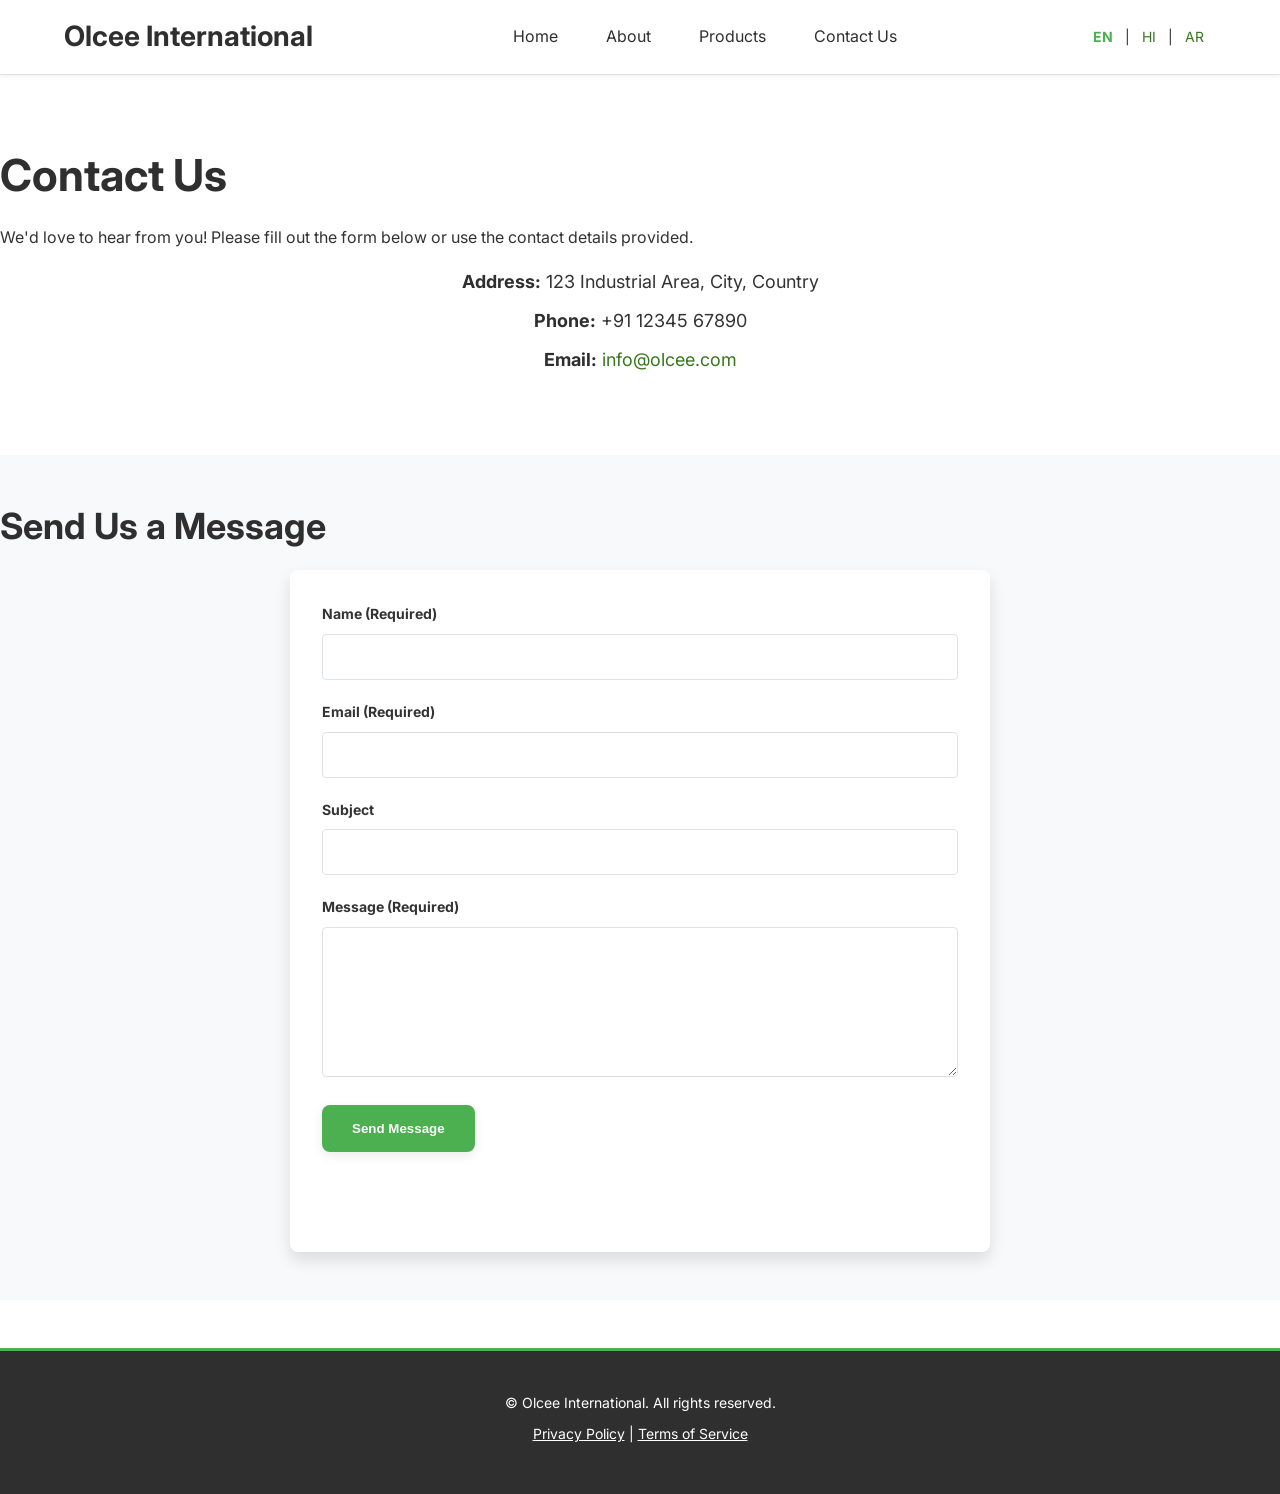
<file: contact.html>
<!DOCTYPE html>
<html lang="en" dir="ltr">
<head>
    <meta charset="UTF-8">
    <meta name="viewport" content="width=device-width, initial-scale=1.0">
    <title>Contact Olcee International</title>
    <meta name="description" content="Get in touch with Olcee International. Send us a message or find our contact details.">
    <meta name="theme-color" content="#4CAF50">

    <!-- Open Graph / Facebook -->
    <meta property="og:type" content="website">
    <meta property="og:url" content="https://olcee.com/contact.html">
    <meta property="og:title" content="Contact Olcee International">
    <meta property="og:description" content="Get in touch with Olcee International. Send us a message or find our contact details.">
    <meta property="og:image" content="https://images.pexels.com/photos/3184465/pexels-photo-3184465.jpeg?auto=compress&cs=tinysrgb&w=1200">
    <meta property="og:image:alt" content="Customer service and communication concept with Olcee International.">

    <!-- Twitter -->
    <meta property="twitter:card" content="summary_large_image">
    <meta property="twitter:url" content="https://olcee.com/contact.html">
    <meta property="twitter:title" content="Contact Olcee International">
    <meta property="twitter:description" content="Get in touch with Olcee International. Send us a message or find our contact details.">
    <meta property="twitter:image" content="https://images.pexels.com/photos/3184465/pexels-photo-3184465.jpeg?auto=compress&cs=tinysrgb&w=1200">

    <link rel="stylesheet" href="css/style.css">
    <link rel="preconnect" href="https://fonts.googleapis.com">
    <link rel="preconnect" href="https://fonts.gstatic.com" crossorigin>
    <link href="https://fonts.googleapis.com/css2?family=Inter:wght@400;700&display=swap" rel="stylesheet">
    <link rel="icon" href="images/favicon.ico" type="image/x-icon"> <!-- To be created -->
</head>
<body>
    <header>
        <nav>
            <div class="logo">
                <a href="index.html">Olcee International</a>
            </div>
            <ul class="nav-links">
                <li><a href="index.html">Home</a></li>
                <li><a href="about.html">About</a></li>
                <li class="dropdown">
                    <a href="javascript:void(0)" class="dropbtn">Products</a>
                    <div class="dropdown-content">
                        <a href="products/ecoserve.html">EcoServe® Tableware</a>
                        <a href="products/writeon.html">Writeon® Pens</a>
                        <a href="products/flexifoil.html">Flexifoil® Stretch Films</a>
                        <a href="products/bubblex.html">BubbleX® Bubble Wrap</a>
                        <a href="products/scrubbpro.html">ScrubbPro® Machines</a>
                    </div>
                </li>
                <li><a href="contact.html">Contact Us</a></li>
            </ul>
            <div class="language-selector">
                <span>EN</span> | <a href="#" onclick="translateTo('hi')">HI</a> | <a href="#" onclick="translateTo('ar')">AR</a>
            </div>
            <button class="mobile-menu-toggle" aria-label="Toggle menu" aria-expanded="false">
                <span></span>
                <span></span>
                <span></span>
            </button>
        </nav>
    </header>

    <main>
        <section id="contact-info">
            <h1>Contact Us</h1>
            <p>We'd love to hear from you! Please fill out the form below or use the contact details provided.</p>

            <div class="contact-details">
                <p><strong>Address:</strong> 123 Industrial Area, City, Country</p>
                <p><strong>Phone:</strong> +91 12345 67890</p>
                <p><strong>Email:</strong> <a href="mailto:info@olcee.com">info@olcee.com</a></p>
            </div>
        </section>

        <section id="contact-form-section">
            <h2>Send Us a Message</h2>
            <form id="contact-form" action="https://formspree.io/f/YOUR_FORM_ID_HERE" method="POST">
                <!-- Replace YOUR_FORM_ID_HERE with your actual Formspree form ID -->
                <!-- Honeypot field for basic spam protection -->
                <label class="honeypot" for="honeypot-field" aria-hidden="true">Do not fill this if you are human: <input type="text" name="honeypot-field" id="honeypot-field" tabindex="-1" autocomplete="off"></label>

                <div>
                    <label for="name">Name (Required)</label>
                    <input type="text" id="name" name="name" required aria-required="true">
                </div>
                <div>
                    <label for="email">Email (Required)</label>
                    <input type="email" id="email" name="email" required aria-required="true">
                </div>
                <div>
                    <label for="subject">Subject</label>
                    <input type="text" id="subject" name="subject">
                </div>
                <div>
                    <label for="message">Message (Required)</label>
                    <textarea id="message" name="message" rows="5" required aria-required="true"></textarea>
                </div>
                <button type="submit" class="btn">Send Message</button>
                <div id="form-status"></div> <!-- For success/error messages -->
            </form>
        </section>
    </main>

    <footer>
        <p>&copy; <span id="current-year"></span> Olcee International. All rights reserved.</p>
        <p><a href="privacy.html">Privacy Policy</a> | <a href="terms.html">Terms of Service</a></p>
    </footer>

    <script src="js/script.js"></script>
</body>
</html>
</file>
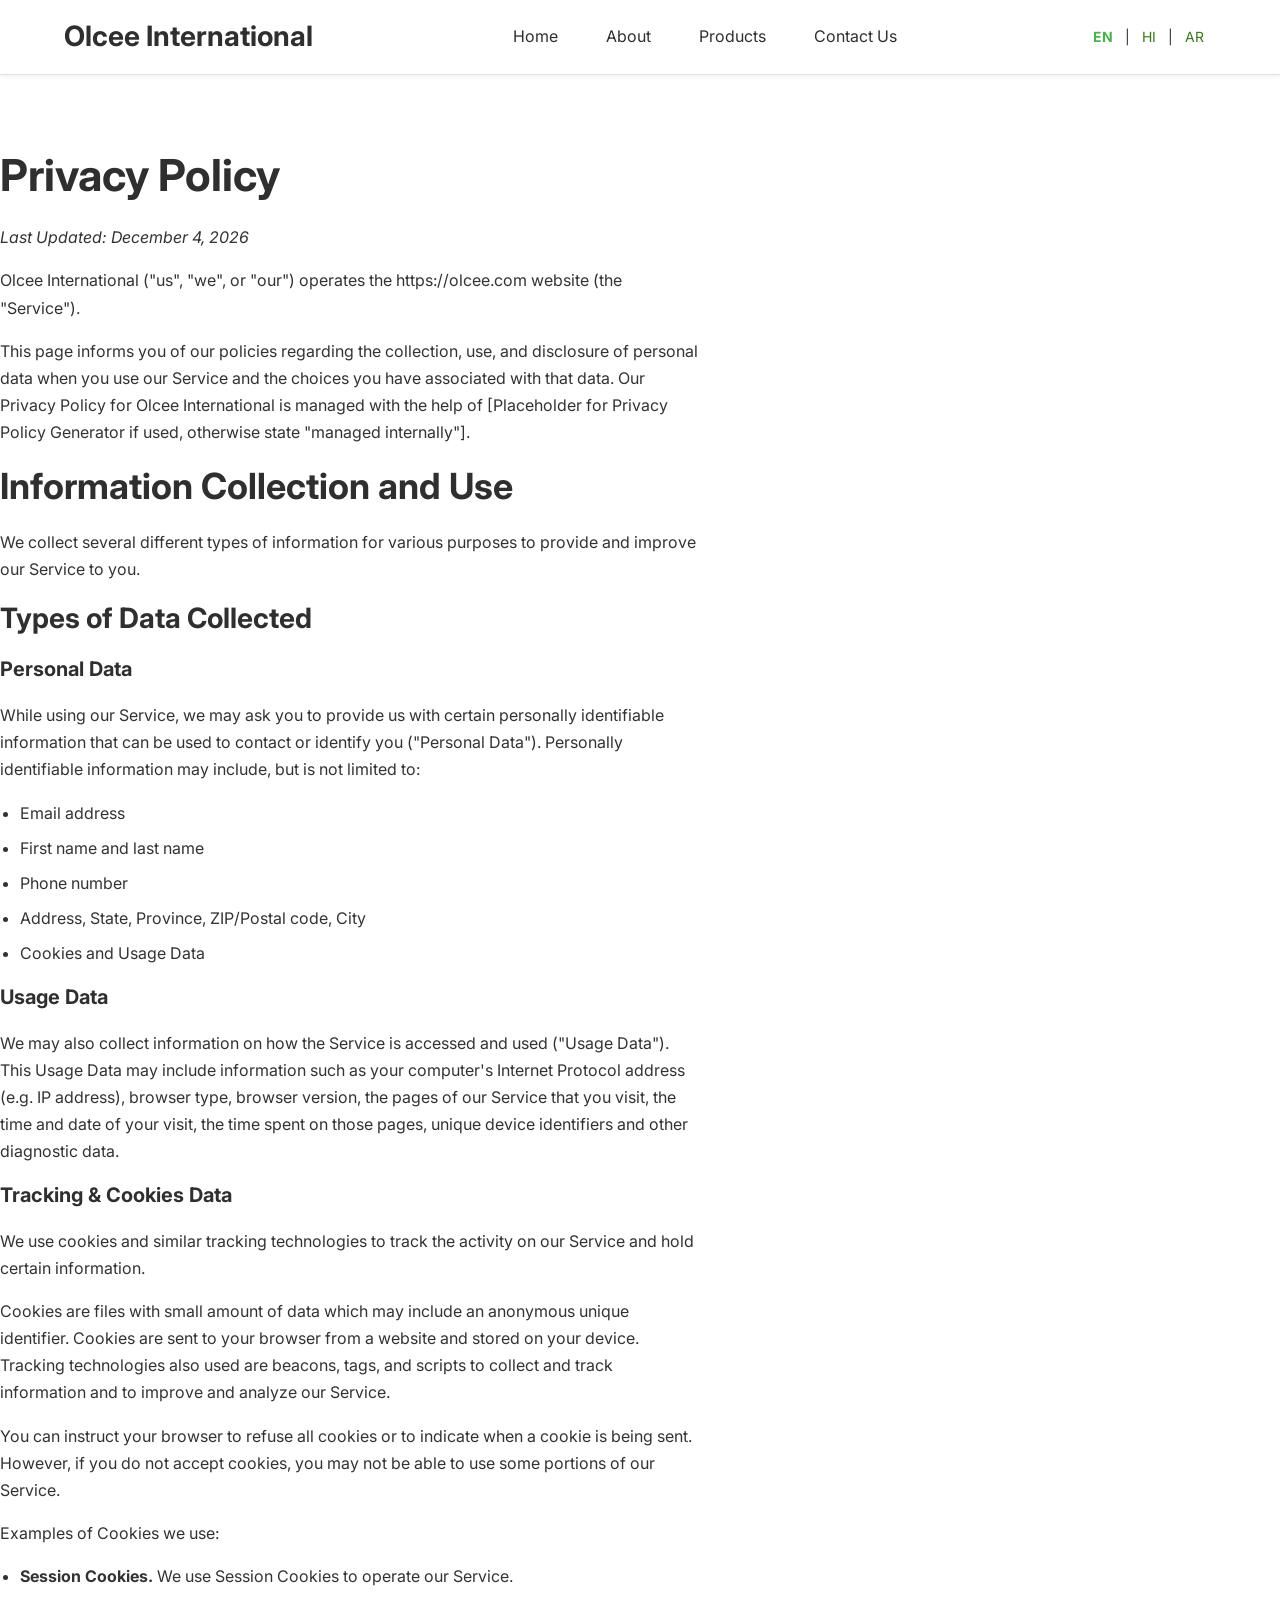
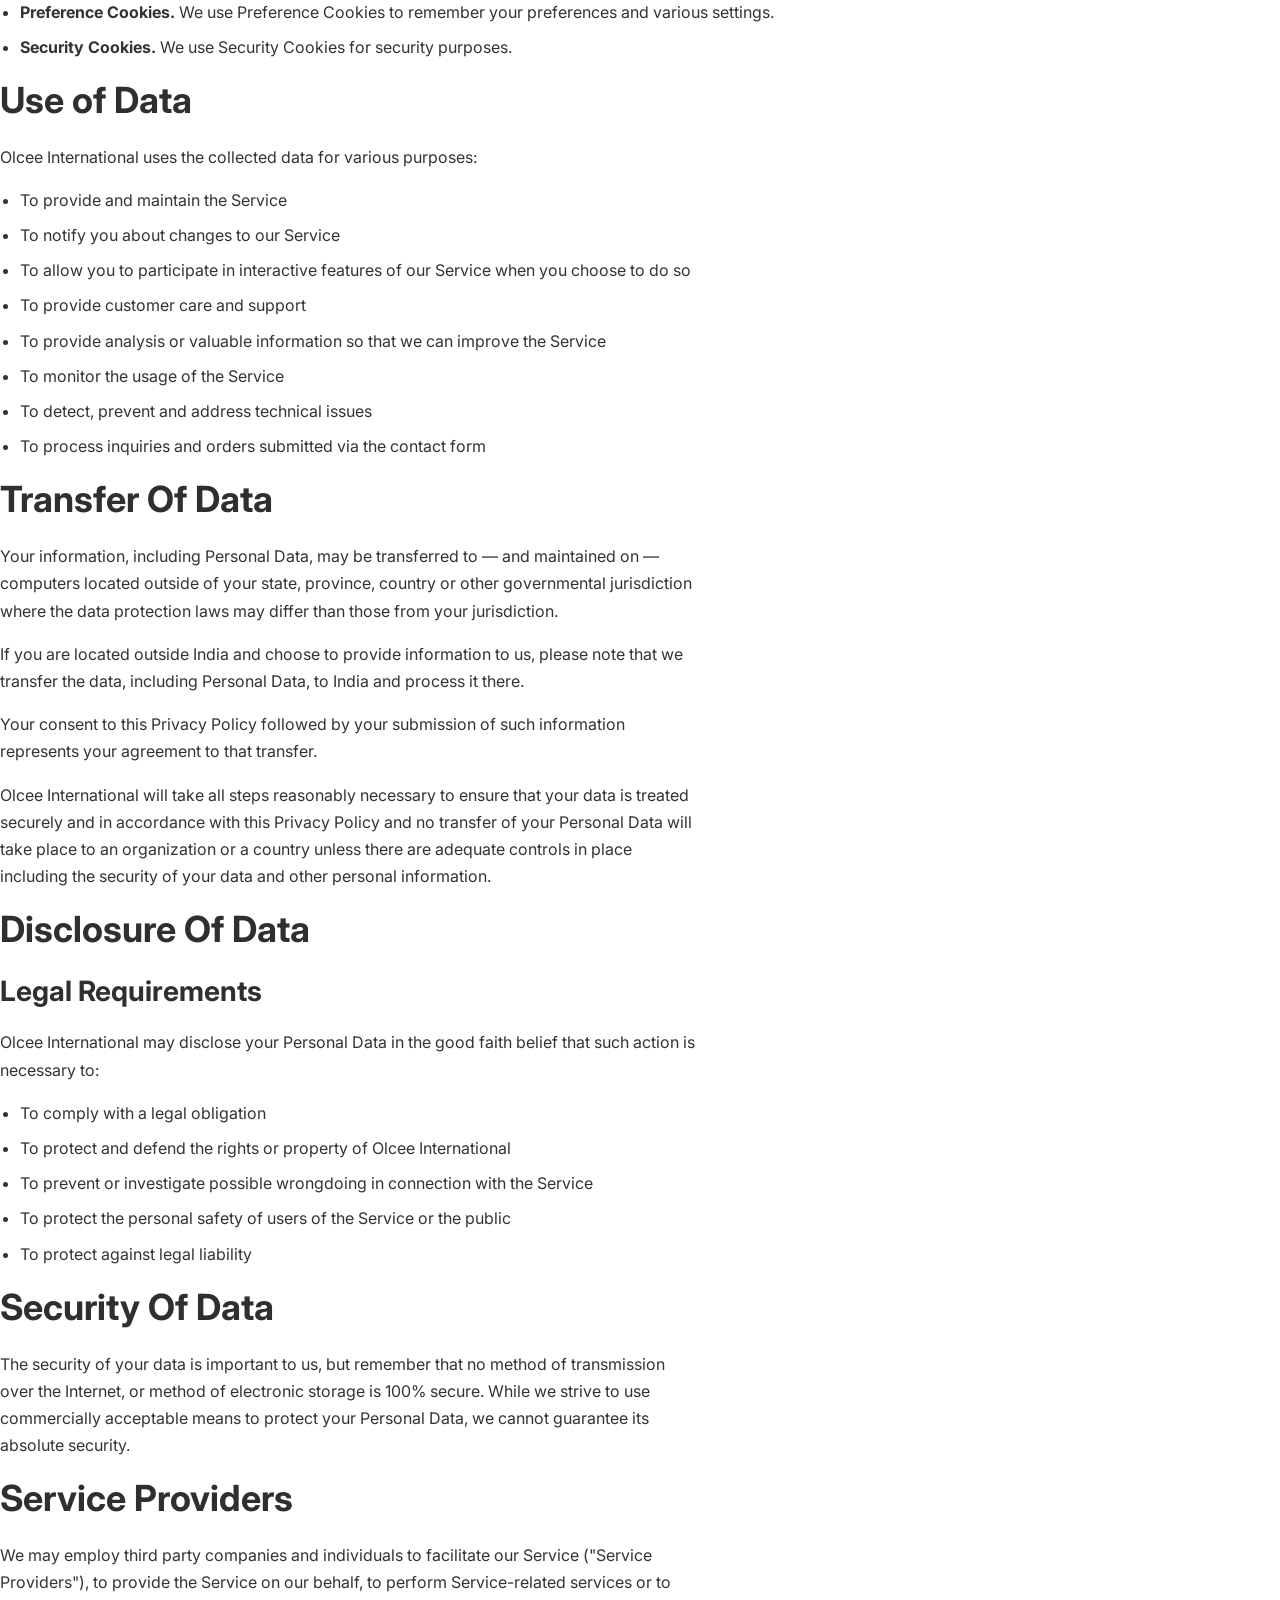
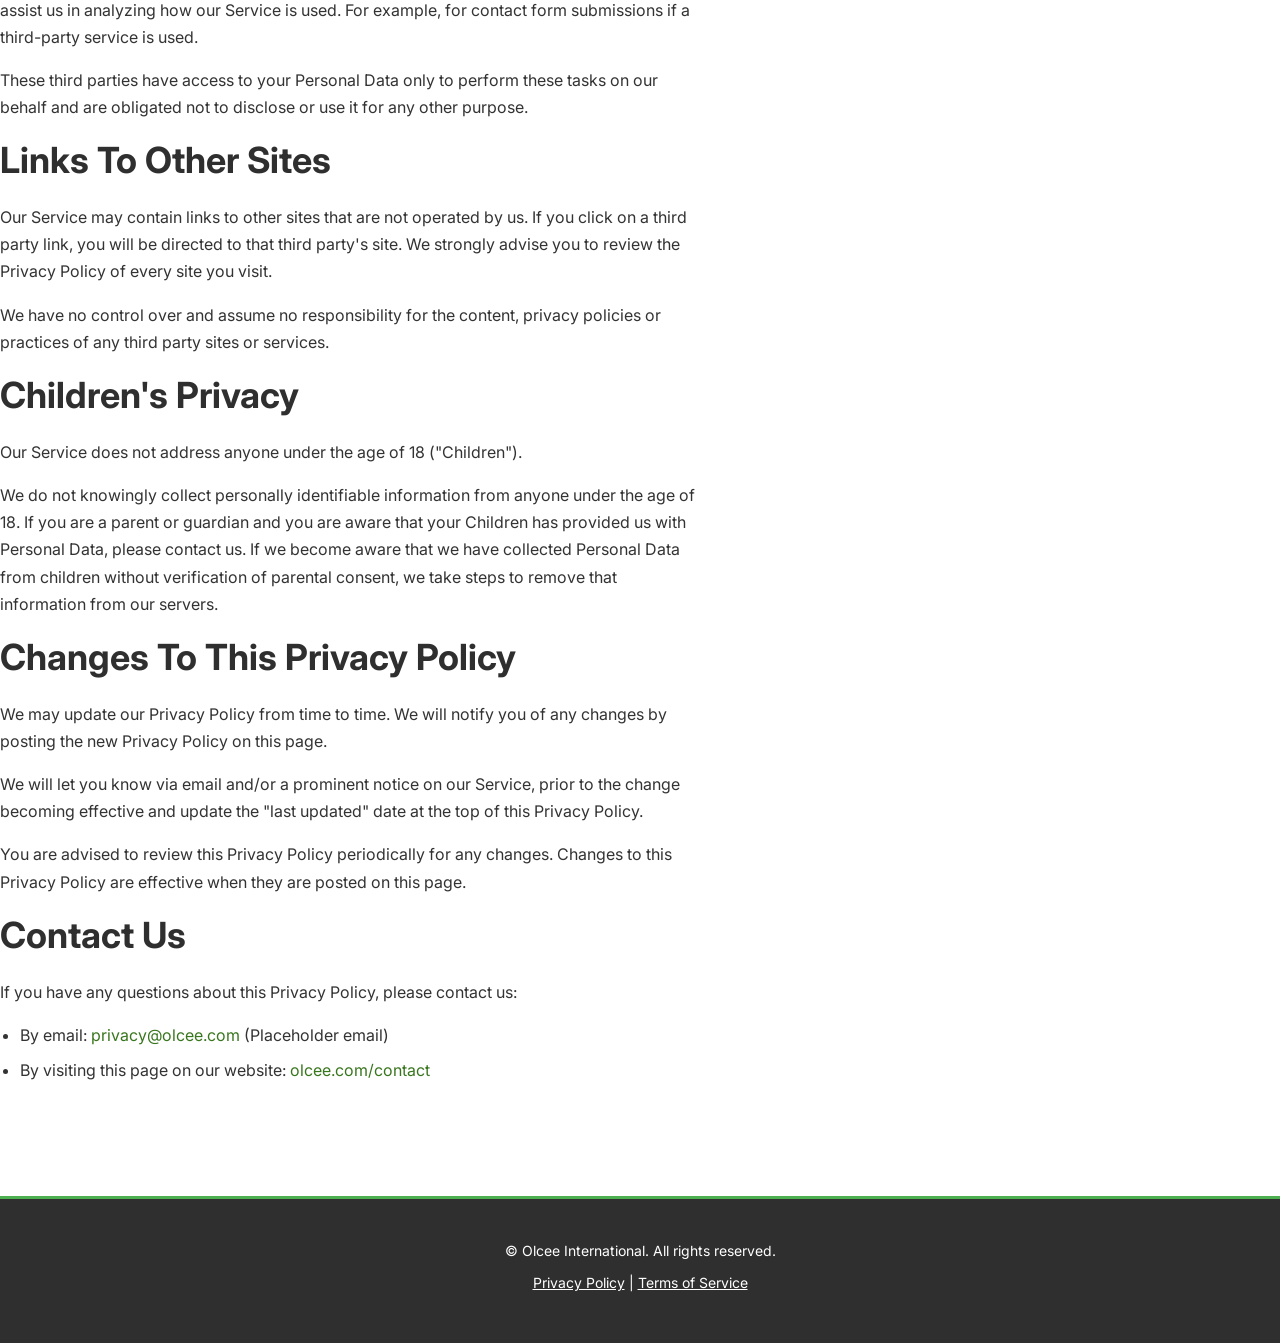
<file: privacy.html>
<!DOCTYPE html>
<html lang="en" dir="ltr">
<head>
    <meta charset="UTF-8">
    <meta name="viewport" content="width=device-width, initial-scale=1.0">
    <title>Privacy Policy - Olcee International</title>
    <meta name="description" content="Privacy Policy for Olcee International.">
    <meta name="robots" content="noindex, nofollow"> <!-- Usually not indexed -->
    <meta name="theme-color" content="#4CAF50">

    <link rel="stylesheet" href="css/style.css">
    <link rel="preconnect" href="https://fonts.googleapis.com">
    <link rel="preconnect" href="https://fonts.gstatic.com" crossorigin>
    <link href="https://fonts.googleapis.com/css2?family=Inter:wght@400;700&display=swap" rel="stylesheet">
    <link rel="icon" href="images/favicon.ico" type="image/x-icon"> <!-- To be created -->
</head>
<body>
    <header>
        <nav>
            <div class="logo">
                <a href="index.html">Olcee International</a>
            </div>
            <ul class="nav-links">
                <li><a href="index.html">Home</a></li>
                <li><a href="about.html">About</a></li>
                <li class="dropdown">
                    <a href="javascript:void(0)" class="dropbtn">Products</a>
                    <div class="dropdown-content">
                        <a href="products/ecoserve.html">EcoServe® Tableware</a>
                        <a href="products/writeon.html">Writeon® Pens</a>
                        <a href="products/flexifoil.html">Flexifoil® Stretch Films</a>
                        <a href="products/bubblex.html">BubbleX® Bubble Wrap</a>
                        <a href="products/scrubbpro.html">ScrubbPro® Machines</a>
                    </div>
                </li>
                <li><a href="contact.html">Contact Us</a></li>
            </ul>
            <div class="language-selector">
                <span>EN</span> | <a href="#" onclick="translateTo('hi')">HI</a> | <a href="#" onclick="translateTo('ar')">AR</a>
            </div>
            <button class="mobile-menu-toggle" aria-label="Toggle menu" aria-expanded="false">
                <span></span>
                <span></span>
                <span></span>
            </button>
        </nav>
    </header>

    <main>
        <section id="privacy-policy-content">
            <h1>Privacy Policy</h1>
            <p><em>Last Updated: <span id="last-updated-date">[Current Date]</span></em></p>

            <p>Olcee International ("us", "we", or "our") operates the https://olcee.com website (the "Service").</p>
            <p>This page informs you of our policies regarding the collection, use, and disclosure of personal data when you use our Service and the choices you have associated with that data. Our Privacy Policy for Olcee International is managed with the help of [Placeholder for Privacy Policy Generator if used, otherwise state "managed internally"].</p>

            <h2>Information Collection and Use</h2>
            <p>We collect several different types of information for various purposes to provide and improve our Service to you.</p>
            <h3>Types of Data Collected</h3>
            <h4>Personal Data</h4>
            <p>While using our Service, we may ask you to provide us with certain personally identifiable information that can be used to contact or identify you ("Personal Data"). Personally identifiable information may include, but is not limited to:</p>
            <ul>
                <li>Email address</li>
                <li>First name and last name</li>
                <li>Phone number</li>
                <li>Address, State, Province, ZIP/Postal code, City</li>
                <li>Cookies and Usage Data</li>
            </ul>

            <h4>Usage Data</h4>
            <p>We may also collect information on how the Service is accessed and used ("Usage Data"). This Usage Data may include information such as your computer's Internet Protocol address (e.g. IP address), browser type, browser version, the pages of our Service that you visit, the time and date of your visit, the time spent on those pages, unique device identifiers and other diagnostic data.</p>

            <h4>Tracking & Cookies Data</h4>
            <p>We use cookies and similar tracking technologies to track the activity on our Service and hold certain information.</p>
            <p>Cookies are files with small amount of data which may include an anonymous unique identifier. Cookies are sent to your browser from a website and stored on your device. Tracking technologies also used are beacons, tags, and scripts to collect and track information and to improve and analyze our Service.</p>
            <p>You can instruct your browser to refuse all cookies or to indicate when a cookie is being sent. However, if you do not accept cookies, you may not be able to use some portions of our Service.</p>
            <p>Examples of Cookies we use:</p>
            <ul>
                <li><strong>Session Cookies.</strong> We use Session Cookies to operate our Service.</li>
                <li><strong>Preference Cookies.</strong> We use Preference Cookies to remember your preferences and various settings.</li>
                <li><strong>Security Cookies.</strong> We use Security Cookies for security purposes.</li>
            </ul>

            <h2>Use of Data</h2>
            <p>Olcee International uses the collected data for various purposes:</p>
            <ul>
                <li>To provide and maintain the Service</li>
                <li>To notify you about changes to our Service</li>
                <li>To allow you to participate in interactive features of our Service when you choose to do so</li>
                <li>To provide customer care and support</li>
                <li>To provide analysis or valuable information so that we can improve the Service</li>
                <li>To monitor the usage of the Service</li>
                <li>To detect, prevent and address technical issues</li>
                <li>To process inquiries and orders submitted via the contact form</li>
            </ul>

            <h2>Transfer Of Data</h2>
            <p>Your information, including Personal Data, may be transferred to — and maintained on — computers located outside of your state, province, country or other governmental jurisdiction where the data protection laws may differ than those from your jurisdiction.</p>
            <p>If you are located outside India and choose to provide information to us, please note that we transfer the data, including Personal Data, to India and process it there.</p>
            <p>Your consent to this Privacy Policy followed by your submission of such information represents your agreement to that transfer.</p>
            <p>Olcee International will take all steps reasonably necessary to ensure that your data is treated securely and in accordance with this Privacy Policy and no transfer of your Personal Data will take place to an organization or a country unless there are adequate controls in place including the security of your data and other personal information.</p>

            <h2>Disclosure Of Data</h2>
            <h3>Legal Requirements</h3>
            <p>Olcee International may disclose your Personal Data in the good faith belief that such action is necessary to:</p>
            <ul>
                <li>To comply with a legal obligation</li>
                <li>To protect and defend the rights or property of Olcee International</li>
                <li>To prevent or investigate possible wrongdoing in connection with the Service</li>
                <li>To protect the personal safety of users of the Service or the public</li>
                <li>To protect against legal liability</li>
            </ul>

            <h2>Security Of Data</h2>
            <p>The security of your data is important to us, but remember that no method of transmission over the Internet, or method of electronic storage is 100% secure. While we strive to use commercially acceptable means to protect your Personal Data, we cannot guarantee its absolute security.</p>

            <h2>Service Providers</h2>
            <p>We may employ third party companies and individuals to facilitate our Service ("Service Providers"), to provide the Service on our behalf, to perform Service-related services or to assist us in analyzing how our Service is used. For example, for contact form submissions if a third-party service is used.</p>
            <p>These third parties have access to your Personal Data only to perform these tasks on our behalf and are obligated not to disclose or use it for any other purpose.</p>

            <h2>Links To Other Sites</h2>
            <p>Our Service may contain links to other sites that are not operated by us. If you click on a third party link, you will be directed to that third party's site. We strongly advise you to review the Privacy Policy of every site you visit.</p>
            <p>We have no control over and assume no responsibility for the content, privacy policies or practices of any third party sites or services.</p>

            <h2>Children's Privacy</h2>
            <p>Our Service does not address anyone under the age of 18 ("Children").</p>
            <p>We do not knowingly collect personally identifiable information from anyone under the age of 18. If you are a parent or guardian and you are aware that your Children has provided us with Personal Data, please contact us. If we become aware that we have collected Personal Data from children without verification of parental consent, we take steps to remove that information from our servers.</p>

            <h2>Changes To This Privacy Policy</h2>
            <p>We may update our Privacy Policy from time to time. We will notify you of any changes by posting the new Privacy Policy on this page.</p>
            <p>We will let you know via email and/or a prominent notice on our Service, prior to the change becoming effective and update the "last updated" date at the top of this Privacy Policy.</p>
            <p>You are advised to review this Privacy Policy periodically for any changes. Changes to this Privacy Policy are effective when they are posted on this page.</p>

            <h2>Contact Us</h2>
            <p>If you have any questions about this Privacy Policy, please contact us:</p>
            <ul>
                <li>By email: <a href="mailto:privacy@olcee.com">privacy@olcee.com</a> (Placeholder email)</li>
                <li>By visiting this page on our website: <a href="contact.html">olcee.com/contact</a></li>
            </ul>
        </section>
    </main>

    <footer>
        <p>&copy; <span id="current-year"></span> Olcee International. All rights reserved.</p>
        <p><a href="privacy.html">Privacy Policy</a> | <a href="terms.html">Terms of Service</a></p>
    </footer>

    <script src="js/script.js"></script>
    <script>
        // Set last updated date and current year in footer
        document.addEventListener('DOMContentLoaded', function() {
            const date = new Date();
            const options = { year: 'numeric', month: 'long', day: 'numeric' };
            if(document.getElementById('last-updated-date')) {
                document.getElementById('last-updated-date').textContent = date.toLocaleDateString('en-US', options);
            }
        });
    </script>
</body>
</html>
</file>
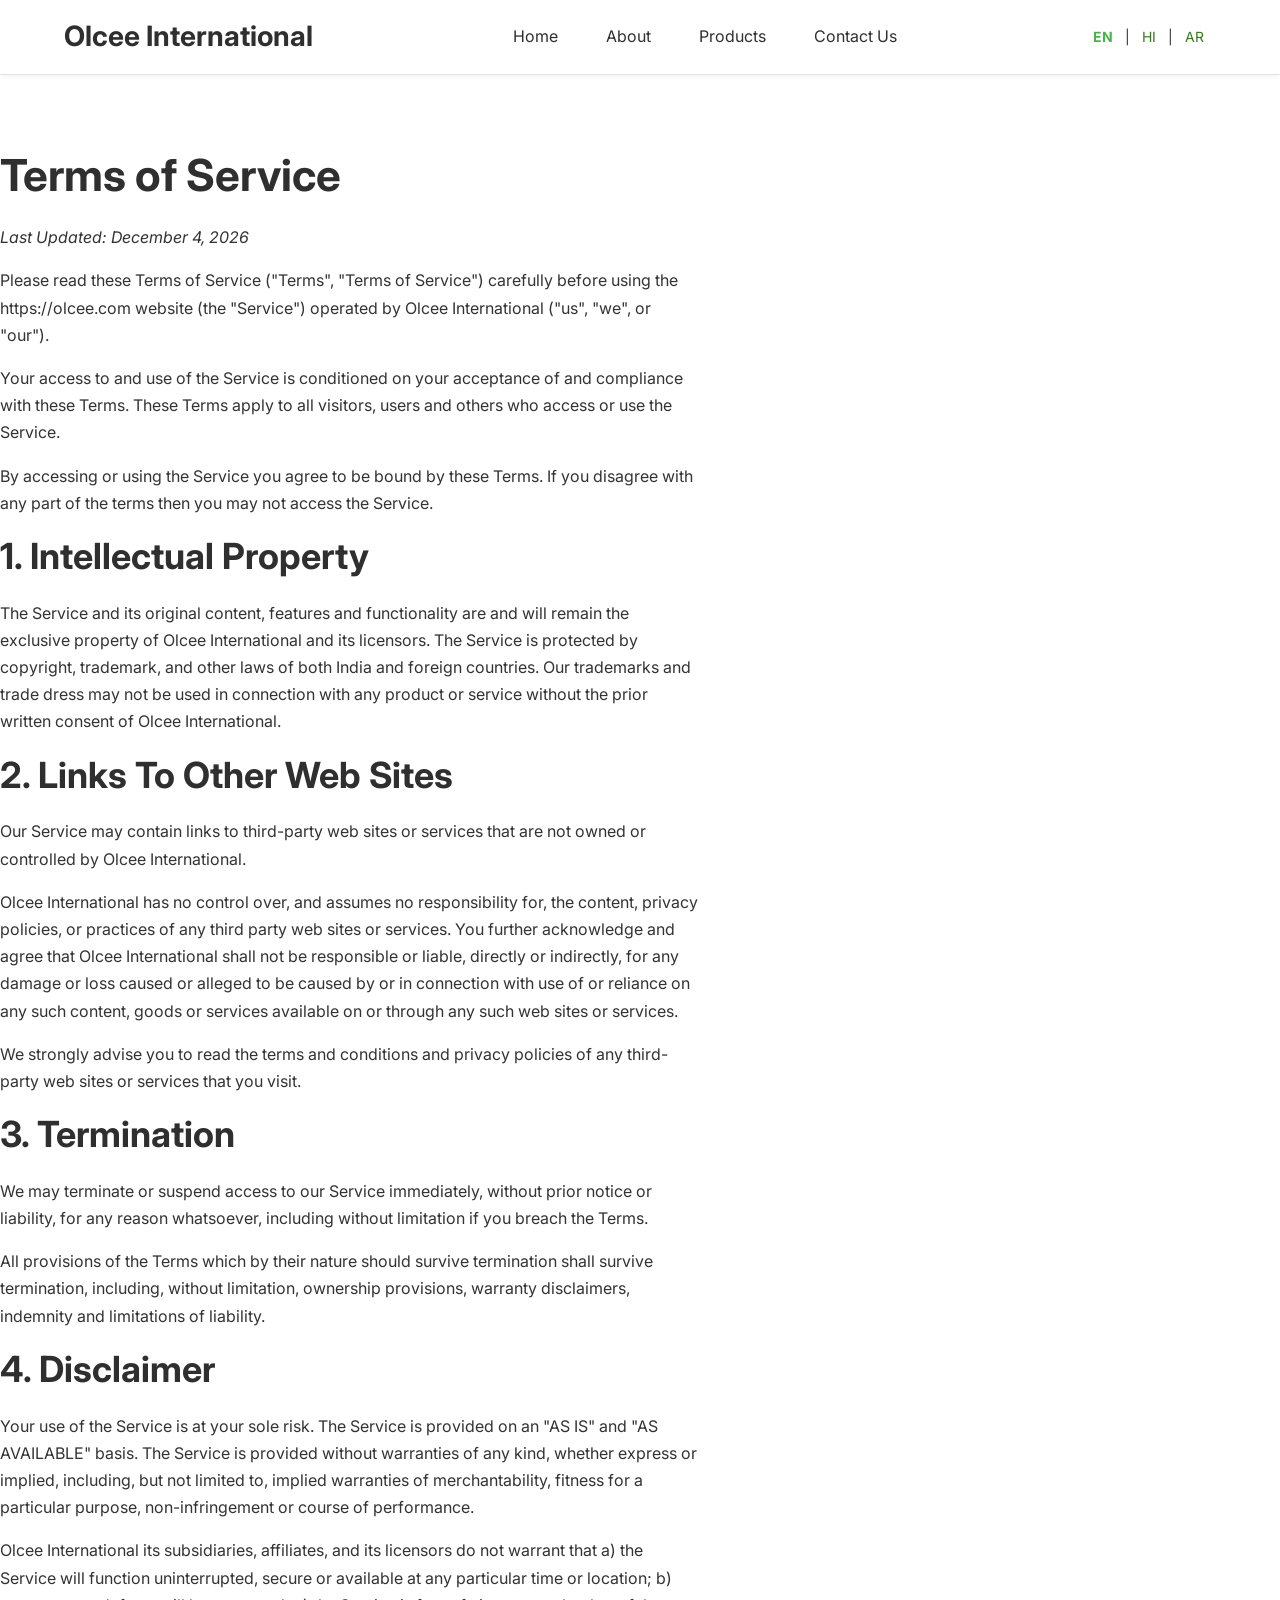
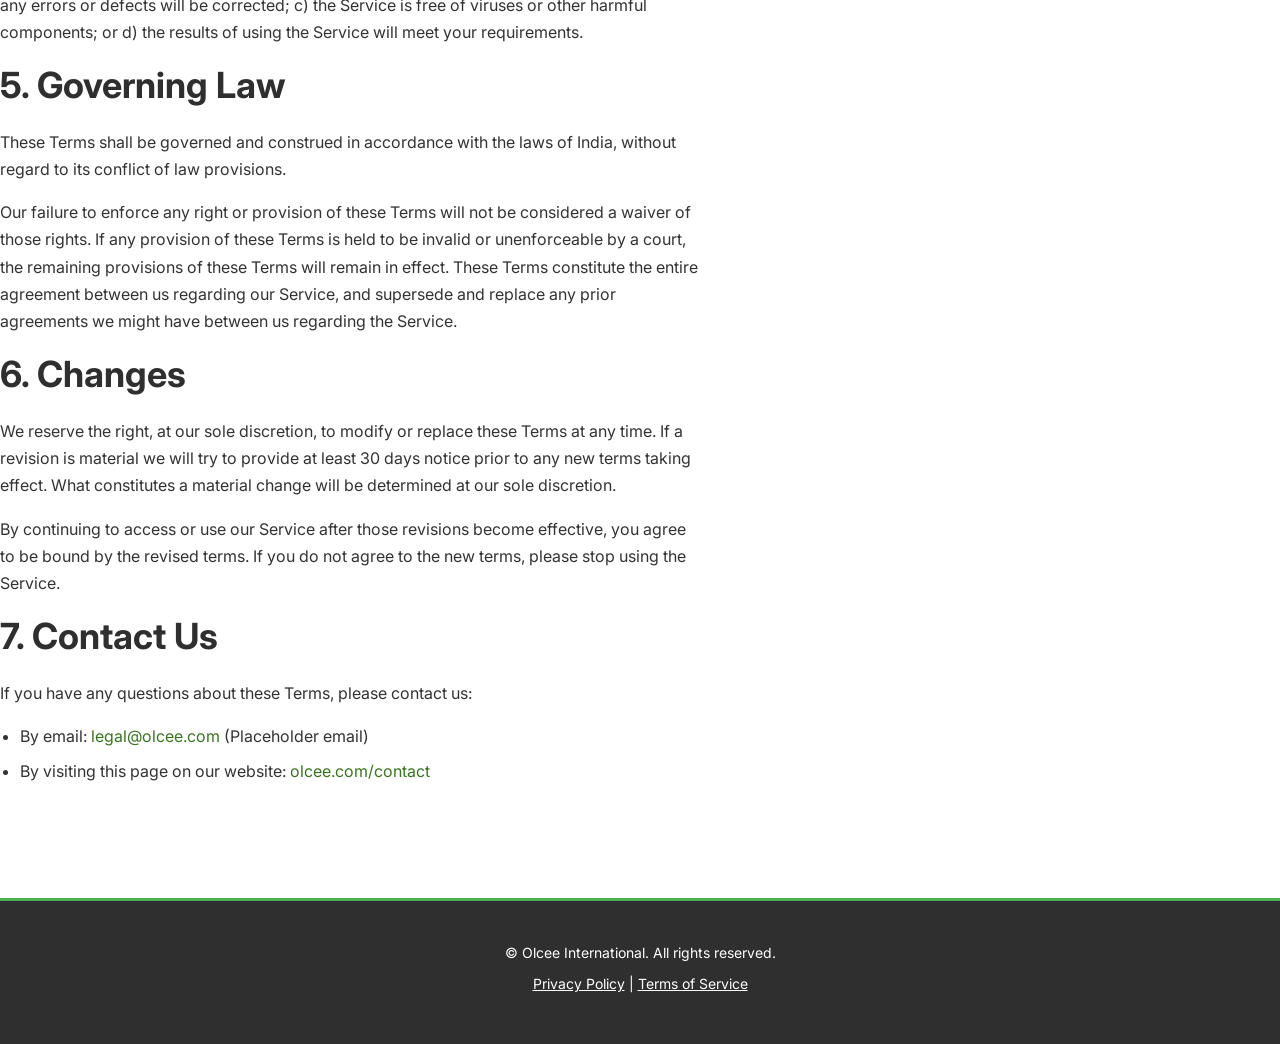
<file: terms.html>
<!DOCTYPE html>
<html lang="en" dir="ltr">
<head>
    <meta charset="UTF-8">
    <meta name="viewport" content="width=device-width, initial-scale=1.0">
    <title>Terms of Service - Olcee International</title>
    <meta name="description" content="Terms of Service for Olcee International.">
    <meta name="robots" content="noindex, nofollow"> <!-- Usually not indexed -->
    <meta name="theme-color" content="#4CAF50">

    <link rel="stylesheet" href="css/style.css">
    <link rel="preconnect" href="https://fonts.googleapis.com">
    <link rel="preconnect" href="https://fonts.gstatic.com" crossorigin>
    <link href="https://fonts.googleapis.com/css2?family=Inter:wght@400;700&display=swap" rel="stylesheet">
    <link rel="icon" href="images/favicon.ico" type="image/x-icon"> <!-- To be created -->
</head>
<body>
    <header>
        <nav>
            <div class="logo">
                <a href="index.html">Olcee International</a>
            </div>
            <ul class="nav-links">
                <li><a href="index.html">Home</a></li>
                <li><a href="about.html">About</a></li>
                <li class="dropdown">
                    <a href="javascript:void(0)" class="dropbtn">Products</a>
                    <div class="dropdown-content">
                        <a href="products/ecoserve.html">EcoServe® Tableware</a>
                        <a href="products/writeon.html">Writeon® Pens</a>
                        <a href="products/flexifoil.html">Flexifoil® Stretch Films</a>
                        <a href="products/bubblex.html">BubbleX® Bubble Wrap</a>
                        <a href="products/scrubbpro.html">ScrubbPro® Machines</a>
                    </div>
                </li>
                <li><a href="contact.html">Contact Us</a></li>
            </ul>
            <div class="language-selector">
                <span>EN</span> | <a href="#" onclick="translateTo('hi')">HI</a> | <a href="#" onclick="translateTo('ar')">AR</a>
            </div>
            <button class="mobile-menu-toggle" aria-label="Toggle menu" aria-expanded="false">
                <span></span>
                <span></span>
                <span></span>
            </button>
        </nav>
    </header>

    <main>
        <section id="terms-of-service-content">
            <h1>Terms of Service</h1>
            <p><em>Last Updated: <span id="last-updated-date-terms">[Current Date]</span></em></p>

            <p>Please read these Terms of Service ("Terms", "Terms of Service") carefully before using the https://olcee.com website (the "Service") operated by Olcee International ("us", "we", or "our").</p>

            <p>Your access to and use of the Service is conditioned on your acceptance of and compliance with these Terms. These Terms apply to all visitors, users and others who access or use the Service.</p>

            <p>By accessing or using the Service you agree to be bound by these Terms. If you disagree with any part of the terms then you may not access the Service.</p>

            <h2>1. Intellectual Property</h2>
            <p>The Service and its original content, features and functionality are and will remain the exclusive property of Olcee International and its licensors. The Service is protected by copyright, trademark, and other laws of both India and foreign countries. Our trademarks and trade dress may not be used in connection with any product or service without the prior written consent of Olcee International.</p>

            <h2>2. Links To Other Web Sites</h2>
            <p>Our Service may contain links to third-party web sites or services that are not owned or controlled by Olcee International.</p>
            <p>Olcee International has no control over, and assumes no responsibility for, the content, privacy policies, or practices of any third party web sites or services. You further acknowledge and agree that Olcee International shall not be responsible or liable, directly or indirectly, for any damage or loss caused or alleged to be caused by or in connection with use of or reliance on any such content, goods or services available on or through any such web sites or services.</p>
            <p>We strongly advise you to read the terms and conditions and privacy policies of any third-party web sites or services that you visit.</p>

            <h2>3. Termination</h2>
            <p>We may terminate or suspend access to our Service immediately, without prior notice or liability, for any reason whatsoever, including without limitation if you breach the Terms.</p>
            <p>All provisions of the Terms which by their nature should survive termination shall survive termination, including, without limitation, ownership provisions, warranty disclaimers, indemnity and limitations of liability.</p>

            <h2>4. Disclaimer</h2>
            <p>Your use of the Service is at your sole risk. The Service is provided on an "AS IS" and "AS AVAILABLE" basis. The Service is provided without warranties of any kind, whether express or implied, including, but not limited to, implied warranties of merchantability, fitness for a particular purpose, non-infringement or course of performance.</p>
            <p>Olcee International its subsidiaries, affiliates, and its licensors do not warrant that a) the Service will function uninterrupted, secure or available at any particular time or location; b) any errors or defects will be corrected; c) the Service is free of viruses or other harmful components; or d) the results of using the Service will meet your requirements.</p>

            <h2>5. Governing Law</h2>
            <p>These Terms shall be governed and construed in accordance with the laws of India, without regard to its conflict of law provisions.</p>
            <p>Our failure to enforce any right or provision of these Terms will not be considered a waiver of those rights. If any provision of these Terms is held to be invalid or unenforceable by a court, the remaining provisions of these Terms will remain in effect. These Terms constitute the entire agreement between us regarding our Service, and supersede and replace any prior agreements we might have between us regarding the Service.</p>

            <h2>6. Changes</h2>
            <p>We reserve the right, at our sole discretion, to modify or replace these Terms at any time. If a revision is material we will try to provide at least 30 days notice prior to any new terms taking effect. What constitutes a material change will be determined at our sole discretion.</p>
            <p>By continuing to access or use our Service after those revisions become effective, you agree to be bound by the revised terms. If you do not agree to the new terms, please stop using the Service.</p>

            <h2>7. Contact Us</h2>
            <p>If you have any questions about these Terms, please contact us:</p>
            <ul>
                <li>By email: <a href="mailto:legal@olcee.com">legal@olcee.com</a> (Placeholder email)</li>
                <li>By visiting this page on our website: <a href="contact.html">olcee.com/contact</a></li>
            </ul>
        </section>
    </main>

    <footer>
        <p>&copy; <span id="current-year"></span> Olcee International. All rights reserved.</p>
        <p><a href="privacy.html">Privacy Policy</a> | <a href="terms.html">Terms of Service</a></p>
    </footer>

    <script src="js/script.js"></script>
    <script>
        // Set last updated date
        document.addEventListener('DOMContentLoaded', function() {
            const date = new Date();
            const options = { year: 'numeric', month: 'long', day: 'numeric' };
            if(document.getElementById('last-updated-date-terms')) {
                document.getElementById('last-updated-date-terms').textContent = date.toLocaleDateString('en-US', options);
            }
        });
    </script>
</body>
</html>
</file>
<file: css/style.css>
/* --- Base Styles & Resets --- */
:root {
    --font-primary: 'Inter', sans-serif;
    --color-charcoal: #2F2F2F;
    --color-text-body: #333333; /* Slightly lighter for body text if needed, or use charcoal */
    --color-white: #FFFFFF;
    --color-green-accent: #4CAF50;
    --color-green-dark: #3E8E41; /* Darker green for hovers/elements */
    --color-link-text: #38761D;
    --color-light-gray-bg: #f8f9fa; /* Softer light gray */
    --color-medium-gray-bg: #e9ecef; /* For subtle dividers or alternate sections */
    --color-border: #dee2e6; /* Softer border color */
    --text-color: var(--color-charcoal);
    --bg-color: var(--color-white);

    --header-height: 75px; /* Slightly taller header */
    --footer-height: auto; /* Auto height for footer */

    /* Typography - More defined hierarchy */
    --font-weight-normal: 400;
    --font-weight-bold: 700;
    /* If 600/800 were imported, they could be defined here */
    /* --font-weight-semibold: 600; */
    /* --font-weight-extrabold: 800; */

    --font-size-base: 1rem; /* 16px */
    --font-size-sm: 0.875rem; /* 14px */
    --font-size-lg: 1.125rem; /* 18px */

    --font-size-h1: 2.75rem; /* ~44px */
    --font-size-h2: 2.25rem; /* ~36px */
    --font-size-h3: 1.75rem; /* ~28px */
    --font-size-h4: 1.25rem; /* ~20px */

    --line-height-base: 1.7; /* Increased for readability */
    --line-height-heading: 1.3;

    /* Spacing */
    --spacing-unit: 1rem; /* 16px */
    --container-width: 1200px; /* Slightly wider container */
    --border-radius-sm: 0.25rem; /* 4px */
    --border-radius-md: 0.5rem; /* 8px */
    --box-shadow-soft: 0 4px 12px rgba(0, 0, 0, 0.08);
    --box-shadow-lift: 0 8px 16px rgba(0, 0, 0, 0.12);
}

*,
*::before,
*::after {
    box-sizing: border-box;
    margin: 0;
    padding: 0;
}

html {
    font-size: var(--font-size-base);
    scroll-behavior: smooth;
    direction: ltr;
}

body {
    font-family: var(--font-primary);
    font-weight: var(--font-weight-normal);
    line-height: var(--line-height-base);
    color: var(--color-text-body);
    background-color: var(--bg-color);
    display: flex;
    flex-direction: column;
    min-height: 100vh;
    margin: 0;
    -webkit-font-smoothing: antialiased;
    -moz-osx-font-smoothing: grayscale;
}

main {
    flex: 1;
    padding-top: calc(var(--header-height) + var(--spacing-unit) * 1.5); /* More space below fixed header */
    padding-bottom: calc(var(--spacing-unit) * 3); /* More space before footer */
    width: 100%;
}

/* Section specific styling for background and padding */
section {
    padding: calc(var(--spacing-unit) * 3) 0; /* Default vertical padding for sections */
}
/* Alternating section backgrounds for visual separation */
section:nth-of-type(even):not(#hero):not(.product-cta):not(#contact-form-section) { /* Avoid hero, cta, form getting this bg */
    background-color: var(--color-light-gray-bg);
}
/* Add top/bottom borders for subtle separation where bgs are the same */
section + section {
    /* border-top: 1px solid var(--color-border); */ /* Option for hard lines */
}


.container { /* Re-defined for clarity, to wrap section content */
    width: 100%;
    max-width: var(--container-width);
    margin-left: auto;
    margin-right: auto;
    padding-left: calc(var(--spacing-unit) * 1.5); /* More horizontal padding */
    padding-right: calc(var(--spacing-unit) * 1.5);
}


h1, h2, h3, h4, h5, h6 {
    margin-bottom: calc(var(--spacing-unit) * 1.25);
    font-weight: var(--font-weight-bold);
    line-height: var(--line-height-heading);
    color: var(--color-charcoal);
}

h1 { font-size: var(--font-size-h1); }
h2 { font-size: var(--font-size-h2); }
h3 { font-size: var(--font-size-h3); }
h4 { font-size: var(--font-size-h4); }

p {
    margin-bottom: var(--spacing-unit);
    max-width: 70ch; /* Improve readability of long paragraphs */
}
section > .container > p:first-child { /* Often an intro paragraph in a section */
    font-size: var(--font-size-lg);
    color: #555;
}


a {
    color: var(--color-link-text);
    text-decoration: none;
    transition: color 0.2s ease-in-out;
}
a:hover, a:focus {
    color: var(--color-green-accent);
    text-decoration: underline;
}

img {
    max-width: 100%;
    height: auto;
    display: block;
    border-radius: var(--border-radius-md); /* Default rounded corners for images */
}

ul, ol {
    margin-bottom: var(--spacing-unit);
    padding-left: calc(var(--spacing-unit) * 1.25); /* Slightly less indent */
}
li {
    margin-bottom: calc(var(--spacing-unit) / 2);
}

/* --- Header & Navigation --- */
header {
    background-color: var(--color-white);
    border-bottom: 1px solid var(--color-border);
    position: fixed;
    top: 0;
    left: 0;
    width: 100%;
    z-index: 1000;
    height: var(--header-height);
    box-shadow: 0 2px 5px rgba(0,0,0,0.05);
}

header nav { /* This is the .container equivalent for the nav */
    max-width: var(--container-width);
    margin: 0 auto;
    padding: 0 calc(var(--spacing-unit)*1.5);
    display: flex;
    justify-content: space-between;
    align-items: center;
    height: 100%;
}

.logo a {
    font-size: 1.75rem; /* Larger logo text */
    font-weight: var(--font-weight-bold);
    color: var(--color-charcoal);
    text-decoration: none;
}
.logo a:hover {
    color: var(--color-green-accent);
}

.nav-links {
    list-style: none;
    display: flex;
    margin: 0;
    padding: 0;
}
.nav-links li {
    margin: 0; /* Remove default li margin */
    margin-left: var(--spacing-unit); /* Control spacing between items */
}
.nav-links a {
    color: var(--color-charcoal);
    text-decoration: none;
    padding: calc(var(--spacing-unit) * 0.5) var(--spacing-unit);
    display: block;
    font-weight: var(--font-weight-normal); /* Was 500, now 400 */
    font-size: var(--font-size-base);
    border-radius: var(--border-radius-sm);
    transition: color 0.2s ease, background-color 0.2s ease;
}
.nav-links a:hover,
.nav-links a:focus, /* Added focus style */
.nav-links a.active {
    color: var(--color-green-accent);
    font-weight: var(--font-weight-bold); /* Make active link bolder */
    background-color: #eafaf1; /* Very light green accent */
}
.nav-links a.active {
     box-shadow: inset 0 -2px 0 0 var(--color-green-accent); /* Underline effect for active */
}


.dropdown {
    position: relative;
}
.dropdown-content {
    display: none;
    position: absolute;
    background-color: var(--color-white);
    min-width: 220px; /* Wider dropdown */
    box-shadow: var(--box-shadow-soft);
    z-index: 1;
    border-radius: var(--border-radius-md);
    border: 1px solid var(--color-border);
    margin-top: calc(var(--spacing-unit) /2); /* Space from parent */
    overflow: hidden; /* Ensure border-radius clips content */
}
.dropdown-content a {
    color: var(--color-charcoal);
    padding: calc(var(--spacing-unit)*0.75) var(--spacing-unit);
    text-decoration: none;
    display: block;
    font-weight: var(--font-weight-normal);
    font-size: var(--font-size-sm);
    border-radius: 0; /* No radius for individual items */
    box-shadow: none; /* No shadow on individual items */
}
.dropdown-content a:hover,
.dropdown-content a:focus { /* Added focus style */
    background-color: var(--color-light-gray-bg);
    color: var(--color-green-accent);
    font-weight: var(--font-weight-normal); /* Keep weight normal on hover */
}
.dropdown:hover .dropdown-content,
.dropdown:focus-within .dropdown-content {
    display: block;
}
.dropbtn:focus + .dropdown-content {
    display: block;
}

.language-selector {
    font-size: var(--font-size-sm);
    color: var(--color-charcoal);
    display: flex; /* Align items nicely */
    align-items: center;
}
.language-selector a, .language-selector span {
    padding: calc(var(--spacing-unit)/4) calc(var(--spacing-unit)/2);
    margin: 0 calc(var(--spacing-unit)/4);
    border-radius: var(--border-radius-sm);
    transition: background-color 0.2s ease, color 0.2s ease;
}
.language-selector a:hover {
    background-color: var(--color-light-gray-bg);
    text-decoration: none;
}
.language-selector span {
    font-weight: var(--font-weight-bold);
    color: var(--color-green-accent);
}

.mobile-menu-toggle {
    display: none;
    background: none;
    border: none;
    cursor: pointer;
    padding: var(--spacing-unit);
    margin-left: var(--spacing-unit); /* Space from language selector */
}
.mobile-menu-toggle span {
    display: block;
    width: 28px; /* Slightly larger hamburger */
    height: 3px;
    background-color: var(--color-charcoal);
    margin: 6px 0; /* More space between bars */
    transition: all 0.3s ease-in-out;
    border-radius: 1px;
}

/* --- Footer --- */
footer {
    background-color: var(--color-charcoal);
    color: var(--color-white);
    padding: calc(var(--spacing-unit) * 2.5) 0;
    text-align: center;
    font-size: var(--font-size-sm);
    border-top: 3px solid var(--color-green-accent);
}
footer p {
    margin-bottom: calc(var(--spacing-unit) / 2);
    max-width: none; /* Remove max-width for footer text */
}
footer a {
    color: var(--color-white);
    text-decoration: underline;
}
footer a:hover {
    color: var(--color-green-accent);
    text-decoration: none;
}

/* --- Utility Classes --- */
.btn {
    display: inline-block;
    background-color: var(--color-green-accent);
    color: var(--color-white) !important; /* Ensure text color is white for buttons */
    padding: calc(var(--spacing-unit)*0.85) calc(var(--spacing-unit)*1.75); /* More padding */
    border-radius: var(--border-radius-md); /* Softer radius */
    text-decoration: none;
    font-weight: var(--font-weight-bold);
    border: 2px solid transparent; /* Transparent border for consistent size */
    transition: background-color 0.2s ease, transform 0.2s ease, box-shadow 0.2s ease;
    cursor: pointer;
    box-shadow: var(--box-shadow-soft);
}
.btn:hover, .btn:focus {
    background-color: var(--color-green-dark);
    color: var(--color-white) !important;
    text-decoration: none;
    transform: translateY(-2px);
    box-shadow: var(--box-shadow-lift);
}
.btn:active {
    transform: translateY(0);
    box-shadow: inset 0 2px 4px rgba(0,0,0,0.1);
}

.btn-secondary {
    background-color: var(--color-white);
    color: var(--color-green-accent) !important;
    border: 2px solid var(--color-green-accent);
}
.btn-secondary:hover, .btn-secondary:focus {
    background-color: var(--color-light-gray-bg); /* Light bg on hover for secondary */
    color: var(--color-green-dark) !important;
    border-color: var(--color-green-dark);
}

/* --- Homepage Specific Styles --- */
#hero {
    position: relative;
    color: var(--color-white);
    text-align: center;
    min-height: 75vh; /* Taller hero */
    display: flex;
    align-items: center;
    justify-content: center;
    background-color: var(--color-charcoal);
    margin: 0; /* Remove negative margins if main already has padding */
    padding: 0; /* Remove section padding for full bleed */
    overflow: hidden;
}
#hero .hero-image {
    position: absolute;
    top: 0;
    left: 0;
    width: 100%;
    height: 100%;
    object-fit: cover;
    opacity: 0.4; /* Slightly more opacity for image visibility */
    z-index: 1;
    border-radius: 0; /* Hero image should not be rounded */
}
#hero .hero-text {
    position: relative;
    z-index: 2;
    padding: calc(var(--spacing-unit) * 2.5);
    background-color: rgba(0,0,0,0.4); /* Slightly more pronounced overlay */
    border-radius: var(--border-radius-md);
    max-width: 800px; /* Limit width of text box */
}
#hero h1 {
    font-size: 3.25rem; /* Larger Hero H1 */
    margin-bottom: var(--spacing-unit);
    color: var(--color-white);
    font-weight: var(--font-weight-bold); /* Can use 800 if available */
    text-shadow: 1px 1px 3px rgba(0,0,0,0.3);
}
#hero p {
    font-size: var(--font-size-lg);
    color: var(--color-white);
    font-weight: var(--font-weight-normal);
    max-width: none; /* Remove max-width constraint */
    opacity: 0.9;
}

/* Introduction and Product Grid are now standard sections, use .container */
#introduction .container p:first-child,
#product-grid .container > p:first-child { /* If there's an intro p to product grid */
    font-size: var(--font-size-lg);
    color: #555;
    text-align: center;
    margin-bottom: calc(var(--spacing-unit) * 2);
}
#introduction h2, #product-grid h2 {
    text-align: center;
    margin-bottom: calc(var(--spacing-unit) * 2.5);
}

#product-grid .grid-container {
    display: grid;
    grid-template-columns: repeat(auto-fit, minmax(300px, 1fr)); /* Slightly larger min card width */
    gap: calc(var(--spacing-unit) * 2); /* More gap */
}
.product-card {
    border: 1px solid var(--color-border);
    border-radius: var(--border-radius-md);
    padding: calc(var(--spacing-unit) * 1.5);
    text-align: center;
    background-color: var(--color-white);
    box-shadow: var(--box-shadow-soft);
    transition: transform 0.3s ease, box-shadow 0.3s ease;
    display: flex;
    flex-direction: column; /* Align content vertically */
}
.product-card:hover {
    transform: translateY(-5px);
    box-shadow: var(--box-shadow-lift);
}
.product-card img {
    max-height: 220px;
    object-fit: cover; /* Use cover for better fill, ensure images are suitable */
    margin: 0 auto var(--spacing-unit);
    border-radius: var(--border-radius-sm); /* Rounded images inside cards */
}
.product-card h3 {
    font-size: var(--font-size-h4);
    margin-top: var(--spacing-unit);
    margin-bottom: calc(var(--spacing-unit) * 0.75);
}
.product-card p {
    font-size: var(--font-size-sm);
    color: #555;
    margin-bottom: var(--spacing-unit);
    flex-grow: 1; /* Allow p to grow to push button down */
    max-width: none;
}
.product-card .btn {
    margin-top: auto; /* Push button to bottom */
}

/* --- Product Detail Pages --- */
.product-detail-hero {
    text-align: center;
    padding-bottom: calc(var(--spacing-unit)*2); /* Space below hero image */
}
.product-detail-hero img {
    margin-top: var(--spacing-unit);
    border-radius: var(--border-radius-md);
    box-shadow: var(--box-shadow-lift); /* More prominent shadow */
}
.product-description h2, .product-specifications h2, .product-gallery h2 { /* Common styling for section heads */
    margin-top: calc(var(--spacing-unit) * 1.5);
    margin-bottom: var(--spacing-unit);
    padding-bottom: calc(var(--spacing-unit) / 2);
    border-bottom: 3px solid var(--color-green-accent); /* Thicker border */
    display: inline-block;
}
.product-description ul {
    list-style: disc;
    padding-left: var(--spacing-unit); /* Indent feature list */
}
.gallery-grid {
    display: grid;
    grid-template-columns: repeat(auto-fit, minmax(250px, 1fr));
    gap: calc(var(--spacing-unit) * 1.5);
}
.gallery-grid figure {
    margin: 0;
    text-align: center;
    background-color: var(--color-white);
    padding: var(--spacing-unit);
    border-radius: var(--border-radius-md);
    box-shadow: var(--box-shadow-soft);
}
.gallery-grid img {
    border: 1px solid var(--color-border);
    border-radius: var(--border-radius-sm);
    margin-bottom: calc(var(--spacing-unit) / 2);
}
.gallery-grid figcaption {
    font-size: var(--font-size-sm);
    color: #555;
}
.product-specifications table {
    width: 100%;
    border-collapse: separate; /* Use separate for border-radius compatibility */
    border-spacing: 0;
    margin-top: var(--spacing-unit);
    border: 1px solid var(--color-border);
    border-radius: var(--border-radius-md);
    overflow: hidden; /* For border-radius */
    box-shadow: var(--box-shadow-soft);
}
.product-specifications th, .product-specifications td {
    border-bottom: 1px solid var(--color-border); /* Only bottom borders for rows */
    padding: var(--spacing-unit);
    text-align: left;
}
.product-specifications tr:last-child th,
.product-specifications tr:last-child td {
    border-bottom: none; /* No border for last row */
}
.product-specifications th {
    background-color: var(--color-light-gray-bg);
    font-weight: var(--font-weight-bold);
    width: 30%; /* Give th some fixed width */
}

.product-cta { /* This is a full-width section conceptually */
    text-align: center;
    padding: calc(var(--spacing-unit) * 3) var(--spacing-unit); /* More padding */
    background-color: var(--color-medium-gray-bg); /* Different BG for CTA */
    margin-top: calc(var(--spacing-unit) * 3);
}
.product-cta p {
    font-size: var(--font-size-lg);
    margin-bottom: calc(var(--spacing-unit) * 1.5);
    color: var(--color-charcoal);
    max-width: none;
}

/* --- Contact Page --- */
/* #contact-info uses default section styling */
#contact-form-section {
    background-color: var(--color-light-gray-bg); /* Give form section a BG */
}
#contact-form-section form {
    max-width: 700px; /* Limit form width */
    margin: 0 auto; /* Center form */
    background-color: var(--color-white);
    padding: calc(var(--spacing-unit) * 2);
    border-radius: var(--border-radius-md);
    box-shadow: var(--box-shadow-lift);
}
#contact-form-section div { /* Input groups */
    margin-bottom: calc(var(--spacing-unit) * 1.25);
}
#contact-form-section label {
    display: block;
    margin-bottom: calc(var(--spacing-unit) / 2);
    font-weight: var(--font-weight-bold); /* Bolder labels */
    font-size: var(--font-size-sm);
}
#contact-form-section input[type="text"],
#contact-form-section input[type="email"],
#contact-form-section textarea {
    width: 100%;
    padding: calc(var(--spacing-unit) * 0.75); /* Adjust padding */
    border: 1px solid var(--color-border);
    border-radius: var(--border-radius-sm);
    font-family: var(--font-primary);
    font-size: var(--font-size-base);
    transition: border-color 0.2s ease, box-shadow 0.2s ease;
}
#contact-form-section input[type="text"]:focus,
#contact-form-section input[type="email"]:focus,
#contact-form-section textarea:focus {
    outline: none;
    border-color: var(--color-green-accent);
    box-shadow: 0 0 0 3px rgba(76, 175, 80, 0.15);
}
#contact-form-section textarea {
    resize: vertical;
    min-height: 150px; /* Taller textarea */
}
#form-status {
    margin-top: var(--spacing-unit);
    font-weight: bold;
    padding: var(--spacing-unit);
    border-radius: var(--border-radius-sm);
    text-align: center;
}
#form-status.success { /* Example: add class via JS */
    background-color: #d4edda;
    color: #155724;
    border: 1px solid #c3e6cb;
}
#form-status.error { /* Example: add class via JS */
    background-color: #f8d7da;
    color: #721c24;
    border: 1px solid #f5c6cb;
}
.honeypot {
    position: absolute;
    left: -5000px;
    opacity: 0;
}
.contact-details {
    margin-bottom: calc(var(--spacing-unit)*2);
    text-align: center;
}
.contact-details p {
    font-size: var(--font-size-lg);
    margin-bottom: calc(var(--spacing-unit) / 2);
    max-width: none;
}
.contact-details strong {
    color: var(--color-charcoal);
}

/* --- About Page --- */
/* #company-background and #mission-vision use default section styling with .container */
#values ul {
    list-style: none;
    padding-left: 0;
}
#values li {
    margin-bottom: var(--spacing-unit); /* More space between value points */
    padding-left: calc(var(--spacing-unit) * 2);
    position: relative;
    font-size: var(--font-size-lg); /* Larger value points */
}
#values li::before {
    content: '✓';
    color: var(--color-green-accent);
    position: absolute;
    left: 0;
    font-size: 1.5em; /* Larger checkmark */
    font-weight: var(--font-weight-bold);
    top: -2px; /* Adjust vertical alignment */
}
#values li strong {
    font-weight: var(--font-weight-bold); /* Ensure strong is bold */
    color: var(--color-charcoal);
}

/* --- Responsive Design --- */
@media (max-width: 992px) { /* Tablet and below */
    :root {
        --font-size-h1: 2.25rem;
        --font-size-h2: 1.875rem;
        --font-size-h3: 1.5rem;
        --font-size-h4: 1.125rem;
    }
    #hero h1 { font-size: 2.75rem; }
    #hero p { font-size: var(--font-size-base); }

    .container {
        padding-left: var(--spacing-unit);
        padding-right: var(--spacing-unit);
    }
     header nav {
        padding: 0 var(--spacing-unit);
    }
}

@media (max-width: 768px) { /* Mobile */
    :root {
        --font-size-h1: 2rem;
        --font-size-h2: 1.75rem;
        --font-size-h3: 1.375rem;
        --header-height: 70px; /* Slightly reduce header height on mobile */
    }
    main {
        padding-top: calc(var(--header-height) + var(--spacing-unit));
    }
    section {
        padding: calc(var(--spacing-unit) * 2) 0;
    }

    #hero { min-height: 60vh; }
    #hero h1 { font-size: 2.25rem; }
    #hero .hero-text { padding: calc(var(--spacing-unit) * 1.5); }


    .nav-links {
        display: none;
        flex-direction: column;
        width: 100%;
        position: absolute;
        top: var(--header-height);
        left: 0;
        background-color: var(--color-white);
        border-top: 1px solid var(--color-border);
        box-shadow: var(--box-shadow-soft);
        padding-bottom: var(--spacing-unit); /* Padding at bottom of mobile menu */
    }
    .nav-links.active {
        display: flex;
    }
    .nav-links li {
        margin-left: 0;
        width: 100%;
    }
    .nav-links a {
        padding: calc(var(--spacing-unit)*0.8) var(--spacing-unit);
        border-bottom: 1px solid var(--color-border);
        text-align: left; /* Align text left */
        font-size: var(--font-size-lg);
    }
    .nav-links li:last-child a {
        border-bottom: none;
    }
     .nav-links a.active { /* Mobile active style */
        box-shadow: inset 3px 0 0 0 var(--color-green-accent); /* Left border for active */
        background-color: var(--color-light-gray-bg);
    }


    .dropdown .dropdown-content {
        position: static;
        box-shadow: none;
        border-top: none;
        border-bottom: 1px solid var(--color-border);
        background-color: var(--color-light-gray-bg);
        margin-top: 0;
        border-radius: 0;
    }
    .dropdown .dropdown-content a {
        padding-left: calc(var(--spacing-unit) * 2);
        font-size: var(--font-size-base); /* Slightly smaller for dropdown items */
    }

    .mobile-menu-toggle {
        display: block;
    }
    .mobile-menu-toggle.active span:nth-child(1) { transform: translateY(9px) rotate(45deg); }
    .mobile-menu-toggle.active span:nth-child(2) { opacity: 0; }
    .mobile-menu-toggle.active span:nth-child(3) { transform: translateY(-9px) rotate(-45deg); }

    .language-selector {
        margin-left: auto;
        margin-right: calc(var(--spacing-unit)/2); /* Less margin on mobile */
    }
    .logo a { font-size: 1.5rem; }

    #product-grid .grid-container {
        grid-template-columns: 1fr; /* Stack cards */
        gap: calc(var(--spacing-unit) * 1.5);
    }
    .gallery-grid {
        grid-template-columns: repeat(auto-fit, minmax(150px, 1fr)); /* Smaller gallery items */
    }
    .product-specifications th, .product-specifications td {
        padding: calc(var(--spacing-unit)*0.75);
    }
    .product-specifications th {
        width: 40%;
    }
}

/* --- RTL Specific Styles --- */
html[dir="rtl"] {
    direction: rtl;
}
html[dir="rtl"] .nav-links li {
    margin-left: 0;
    margin-right: var(--spacing-unit);
}
html[dir="rtl"] ul, html[dir="rtl"] ol {
    padding-left: 0;
    padding-right: calc(var(--spacing-unit) * 1.25);
}
html[dir="rtl"] #contact-form-section label {
    text-align: right;
}
html[dir="rtl"] #contact-form-section input[type="text"],
html[dir="rtl"] #contact-form-section input[type="email"],
html[dir="rtl"] #contact-form-section textarea {
    text-align: right;
}
html[dir="rtl"] #values li {
    padding-left: 0;
    padding-right: calc(var(--spacing-unit) * 2);
}
html[dir="rtl"] #values li::before {
    left: auto;
    right: 0;
}
@media (max-width: 768px) {
    html[dir="rtl"] .nav-links li {
        margin-right: 0;
    }
    html[dir="rtl"] .nav-links a {
        text-align: right;
    }
    html[dir="rtl"] .nav-links a.active {
        box-shadow: inset -3px 0 0 0 var(--color-green-accent);
    }
    html[dir="rtl"] .dropdown .dropdown-content a {
        padding-left: var(--spacing-unit);
        padding-right: calc(var(--spacing-unit) * 2);
    }
    html[dir="rtl"] .language-selector {
        margin-left: var(--spacing-unit);
        margin-right: auto;
    }
     html[dir="rtl"] .mobile-menu-toggle {
        margin-left: 0;
        margin-right: var(--spacing-unit);
    }
}

/* --- Accessibility --- */
.skip-link {
    position: absolute;
    top: -200px; /* Further hide off-screen */
    left: 50%;
    transform: translateX(-50%);
    background: var(--color-charcoal);
    color: white;
    padding: var(--spacing-unit);
    z-index: 10000;
    transition: top 0.3s ease-in-out;
    border-radius: 0 0 var(--border-radius-md) var(--border-radius-md);
    box-shadow: var(--box-shadow-lift);
}
.skip-link:focus {
    top: 0;
}

/* General focus visible style for keyboard navigation */
*:focus-visible {
    outline: 3px solid var(--color-green-accent);
    outline-offset: 2px;
    box-shadow: 0 0 0 3px var(--color-white), 0 0 0 6px var(--color-green-accent);
}
/* Remove default outline if custom is applied, but ensure focus-visible is distinct */
*:focus:not(:focus-visible) {
  outline: none;
}

/* Ensure buttons and links used as buttons have proper text color */
a.btn, a.btn-secondary {
    text-decoration: none !important;
}
a.btn:hover, a.btn:focus,
a.btn-secondary:hover, a.btn-secondary:focus {
    text-decoration: none !important;
}
```
</file>
